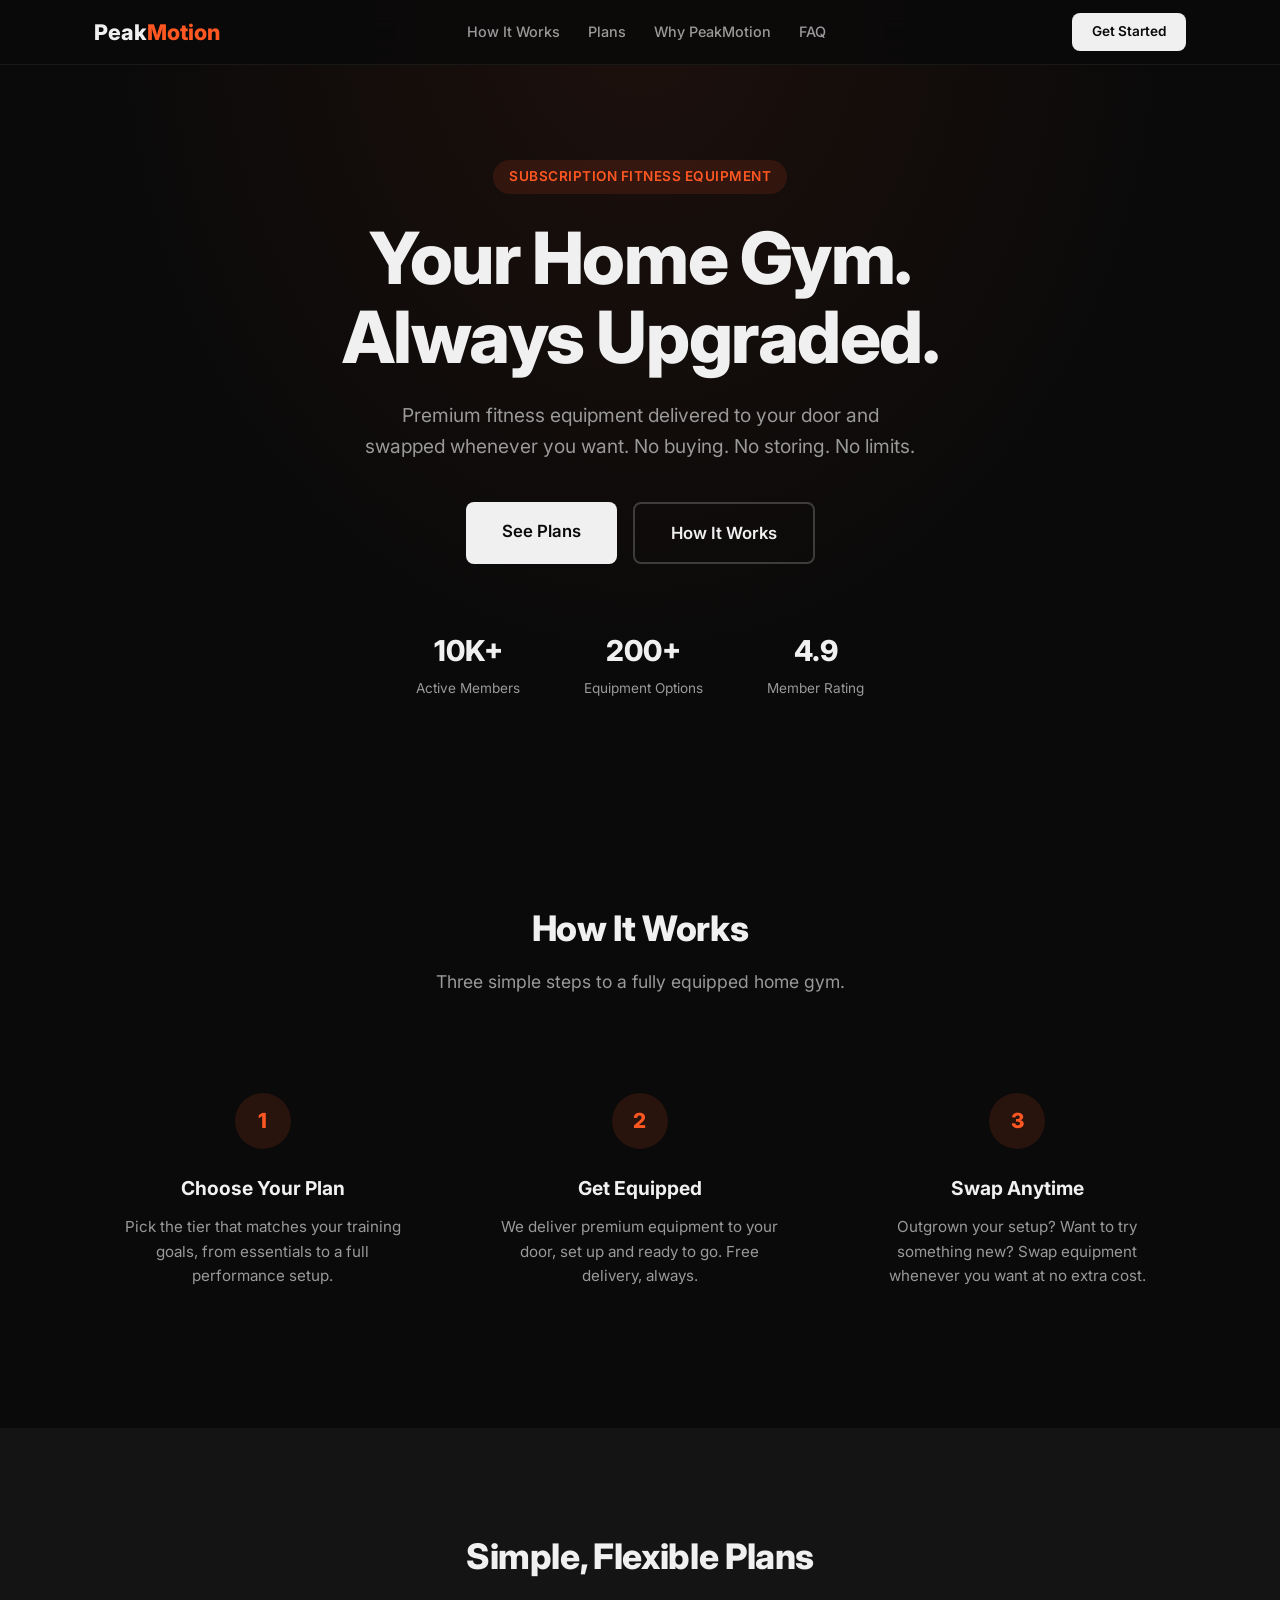
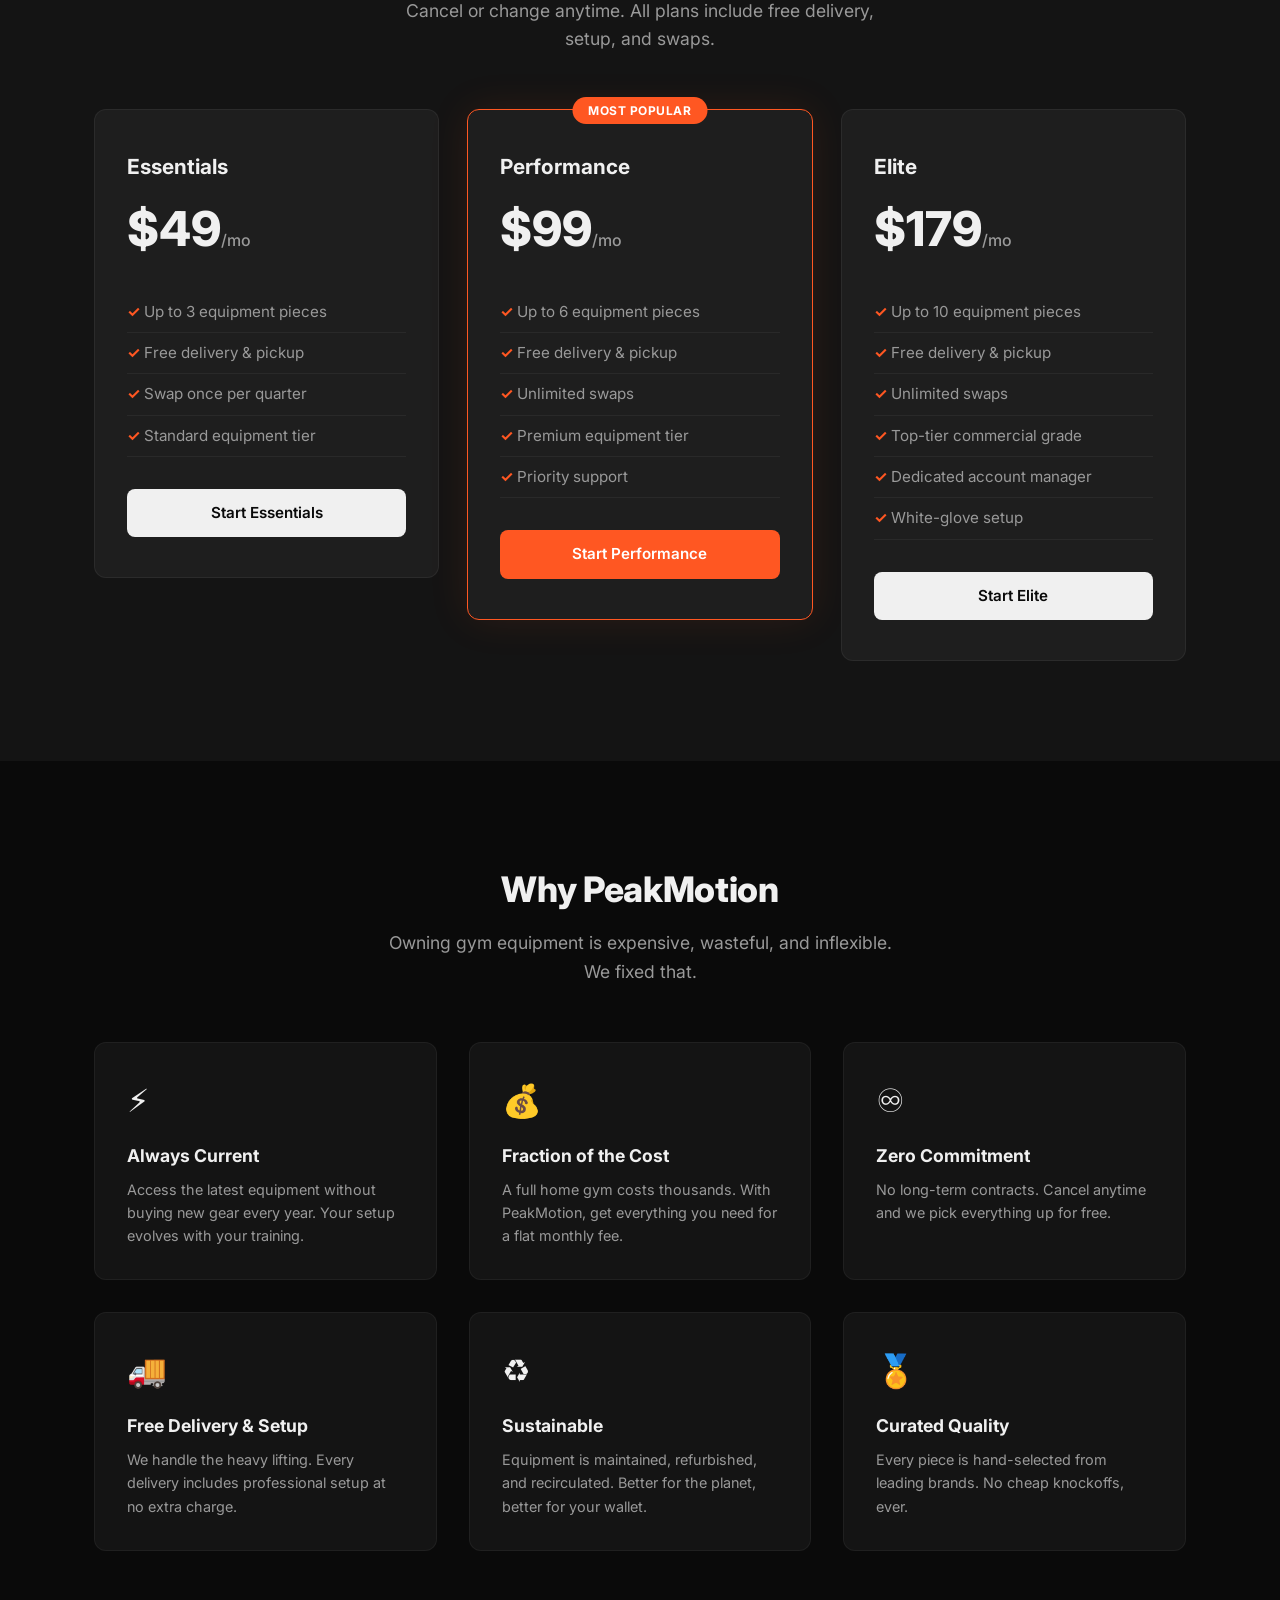
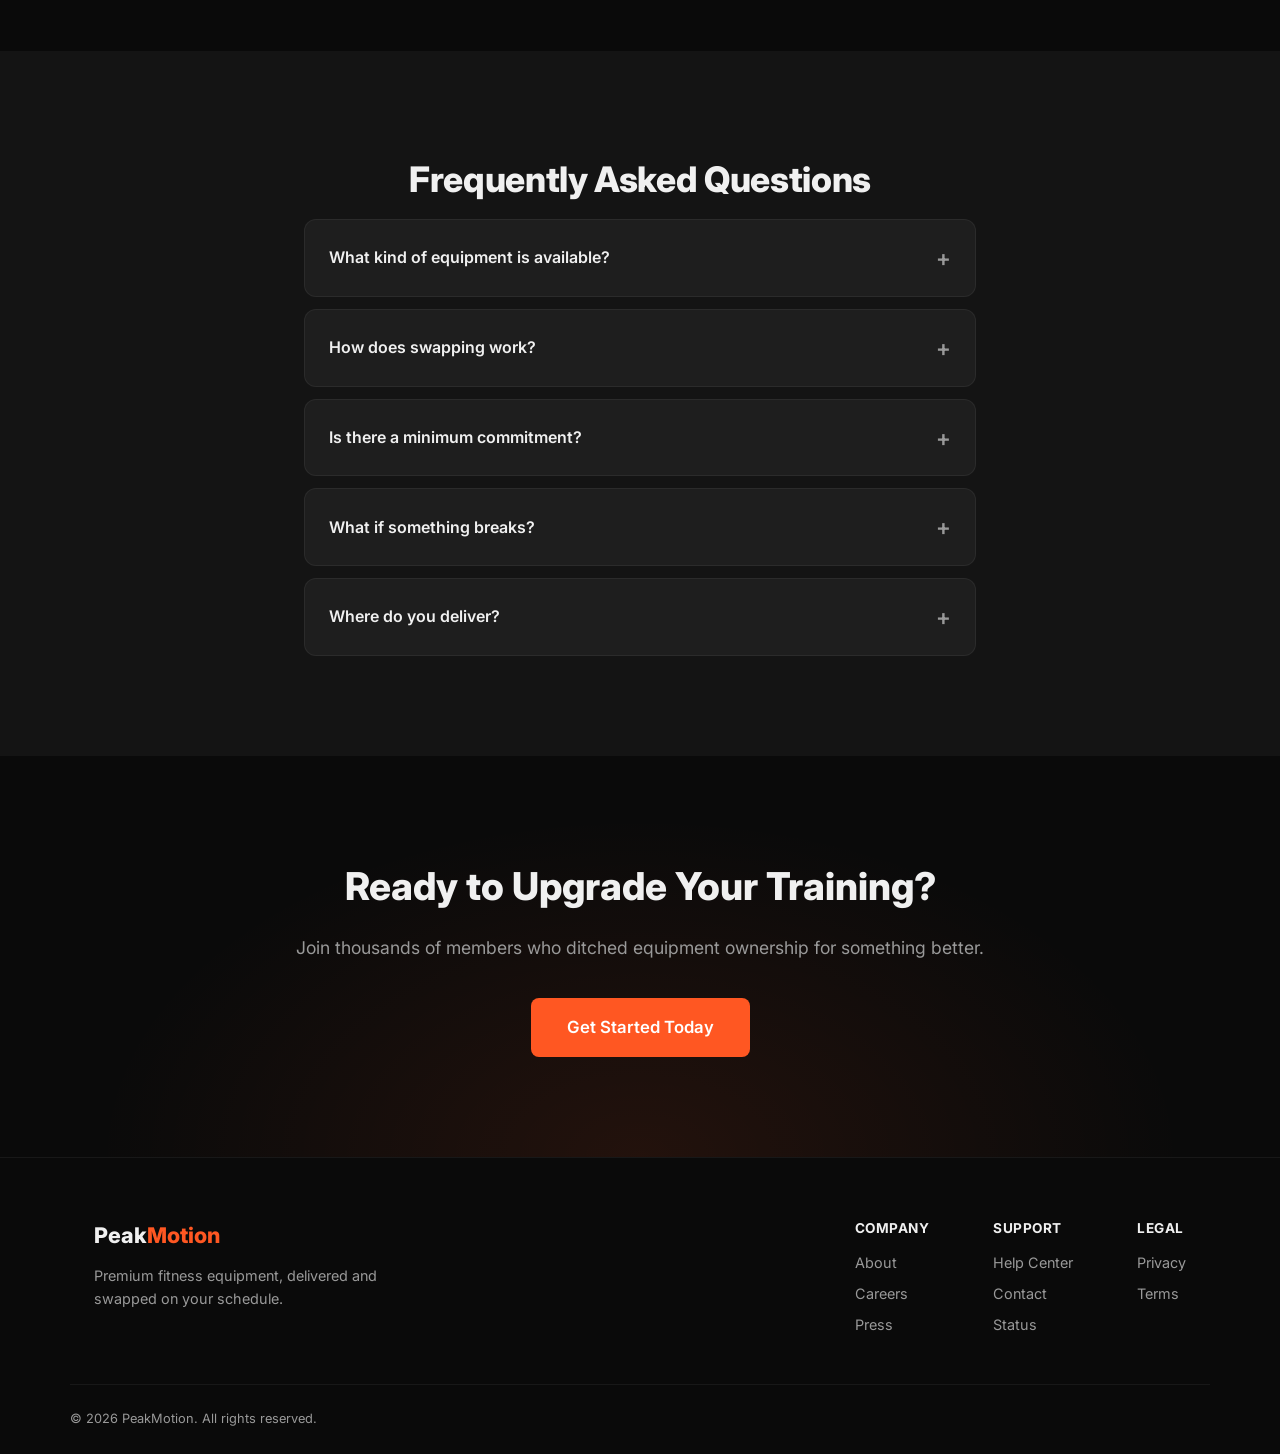
<file: index.html>
<!DOCTYPE html>
<html lang="en">
<head>
  <meta charset="UTF-8">
  <meta name="viewport" content="width=device-width, initial-scale=1.0">
  <title>PeakMotion — Premium Fitness Equipment, Delivered</title>
  <link rel="preconnect" href="https://fonts.googleapis.com">
  <link href="https://fonts.googleapis.com/css2?family=Inter:wght@400;500;600;700;800&display=swap" rel="stylesheet">
  <link rel="stylesheet" href="style.css">
</head>
<body>

  <nav class="nav">
    <div class="container nav-inner">
      <a href="#" class="logo">Peak<span>Motion</span></a>
      <ul class="nav-links">
        <li><a href="#how-it-works">How It Works</a></li>
        <li><a href="#plans">Plans</a></li>
        <li><a href="#why">Why PeakMotion</a></li>
        <li><a href="#faq">FAQ</a></li>
      </ul>
      <a href="#plans" class="btn btn-sm">Get Started</a>
      <button class="mobile-toggle" aria-label="Menu">&#9776;</button>
    </div>
  </nav>

  <header class="hero">
    <div class="container hero-inner">
      <p class="hero-tag">Subscription Fitness Equipment</p>
      <h1>Your Home Gym.<br>Always Upgraded.</h1>
      <p class="hero-sub">Premium fitness equipment delivered to your door and swapped whenever you want. No buying. No storing. No limits.</p>
      <div class="hero-actions">
        <a href="#plans" class="btn btn-lg">See Plans</a>
        <a href="#how-it-works" class="btn btn-lg btn-outline">How It Works</a>
      </div>
      <div class="hero-stats">
        <div><strong>10K+</strong><span>Active Members</span></div>
        <div><strong>200+</strong><span>Equipment Options</span></div>
        <div><strong>4.9</strong><span>Member Rating</span></div>
      </div>
    </div>
  </header>

  <section id="how-it-works" class="section">
    <div class="container">
      <h2 class="section-title">How It Works</h2>
      <p class="section-sub">Three simple steps to a fully equipped home gym.</p>
      <div class="steps">
        <div class="step">
          <div class="step-num">1</div>
          <h3>Choose Your Plan</h3>
          <p>Pick the tier that matches your training goals, from essentials to a full performance setup.</p>
        </div>
        <div class="step">
          <div class="step-num">2</div>
          <h3>Get Equipped</h3>
          <p>We deliver premium equipment to your door, set up and ready to go. Free delivery, always.</p>
        </div>
        <div class="step">
          <div class="step-num">3</div>
          <h3>Swap Anytime</h3>
          <p>Outgrown your setup? Want to try something new? Swap equipment whenever you want at no extra cost.</p>
        </div>
      </div>
    </div>
  </section>

  <section id="plans" class="section section-dark">
    <div class="container">
      <h2 class="section-title">Simple, Flexible Plans</h2>
      <p class="section-sub">Cancel or change anytime. All plans include free delivery, setup, and swaps.</p>
      <div class="plans-grid">
        <div class="plan-card">
          <h3>Essentials</h3>
          <div class="price">$49<span>/mo</span></div>
          <ul>
            <li>Up to 3 equipment pieces</li>
            <li>Free delivery &amp; pickup</li>
            <li>Swap once per quarter</li>
            <li>Standard equipment tier</li>
          </ul>
          <a href="#" class="btn btn-block">Start Essentials</a>
        </div>
        <div class="plan-card plan-featured">
          <div class="plan-badge">Most Popular</div>
          <h3>Performance</h3>
          <div class="price">$99<span>/mo</span></div>
          <ul>
            <li>Up to 6 equipment pieces</li>
            <li>Free delivery &amp; pickup</li>
            <li>Unlimited swaps</li>
            <li>Premium equipment tier</li>
            <li>Priority support</li>
          </ul>
          <a href="#" class="btn btn-accent btn-block">Start Performance</a>
        </div>
        <div class="plan-card">
          <h3>Elite</h3>
          <div class="price">$179<span>/mo</span></div>
          <ul>
            <li>Up to 10 equipment pieces</li>
            <li>Free delivery &amp; pickup</li>
            <li>Unlimited swaps</li>
            <li>Top-tier commercial grade</li>
            <li>Dedicated account manager</li>
            <li>White-glove setup</li>
          </ul>
          <a href="#" class="btn btn-block">Start Elite</a>
        </div>
      </div>
    </div>
  </section>

  <section id="why" class="section">
    <div class="container">
      <h2 class="section-title">Why PeakMotion</h2>
      <p class="section-sub">Owning gym equipment is expensive, wasteful, and inflexible. We fixed that.</p>
      <div class="features-grid">
        <div class="feature">
          <div class="feature-icon">&#9889;</div>
          <h3>Always Current</h3>
          <p>Access the latest equipment without buying new gear every year. Your setup evolves with your training.</p>
        </div>
        <div class="feature">
          <div class="feature-icon">&#128176;</div>
          <h3>Fraction of the Cost</h3>
          <p>A full home gym costs thousands. With PeakMotion, get everything you need for a flat monthly fee.</p>
        </div>
        <div class="feature">
          <div class="feature-icon">&#9854;</div>
          <h3>Zero Commitment</h3>
          <p>No long-term contracts. Cancel anytime and we pick everything up for free.</p>
        </div>
        <div class="feature">
          <div class="feature-icon">&#128666;</div>
          <h3>Free Delivery &amp; Setup</h3>
          <p>We handle the heavy lifting. Every delivery includes professional setup at no extra charge.</p>
        </div>
        <div class="feature">
          <div class="feature-icon">&#9851;</div>
          <h3>Sustainable</h3>
          <p>Equipment is maintained, refurbished, and recirculated. Better for the planet, better for your wallet.</p>
        </div>
        <div class="feature">
          <div class="feature-icon">&#127941;</div>
          <h3>Curated Quality</h3>
          <p>Every piece is hand-selected from leading brands. No cheap knockoffs, ever.</p>
        </div>
      </div>
    </div>
  </section>

  <section id="faq" class="section section-dark">
    <div class="container faq-container">
      <h2 class="section-title">Frequently Asked Questions</h2>
      <div class="faq-list">
        <details class="faq-item">
          <summary>What kind of equipment is available?</summary>
          <p>We carry everything from dumbbells and kettlebells to treadmills, rowing machines, squat racks, and more. Our catalog covers cardio, strength, mobility, and recovery.</p>
        </details>
        <details class="faq-item">
          <summary>How does swapping work?</summary>
          <p>Request a swap through your account. We schedule a pickup and delivery at the same time so you're never without equipment. Swaps are included in your plan.</p>
        </details>
        <details class="faq-item">
          <summary>Is there a minimum commitment?</summary>
          <p>No. All plans are month-to-month. Cancel anytime and we'll pick up your equipment within 5 business days at no cost.</p>
        </details>
        <details class="faq-item">
          <summary>What if something breaks?</summary>
          <p>Normal wear and tear is fully covered. We'll repair or replace any equipment that isn't performing at its best, free of charge.</p>
        </details>
        <details class="faq-item">
          <summary>Where do you deliver?</summary>
          <p>We currently serve major metro areas across the US. Enter your zip code when signing up to check availability in your area.</p>
        </details>
      </div>
    </div>
  </section>

  <section class="section cta-section">
    <div class="container cta-inner">
      <h2>Ready to Upgrade Your Training?</h2>
      <p>Join thousands of members who ditched equipment ownership for something better.</p>
      <a href="#plans" class="btn btn-lg btn-accent">Get Started Today</a>
    </div>
  </section>

  <footer class="footer">
    <div class="container footer-inner">
      <div class="footer-brand">
        <a href="#" class="logo">Peak<span>Motion</span></a>
        <p>Premium fitness equipment, delivered and swapped on your schedule.</p>
      </div>
      <div class="footer-links">
        <div>
          <h4>Company</h4>
          <a href="#">About</a>
          <a href="#">Careers</a>
          <a href="#">Press</a>
        </div>
        <div>
          <h4>Support</h4>
          <a href="#">Help Center</a>
          <a href="#">Contact</a>
          <a href="#">Status</a>
        </div>
        <div>
          <h4>Legal</h4>
          <a href="#">Privacy</a>
          <a href="#">Terms</a>
        </div>
      </div>
    </div>
    <div class="container footer-bottom">
      <p>&copy; 2026 PeakMotion. All rights reserved.</p>
    </div>
  </footer>

  <script>
    document.querySelector('.mobile-toggle').addEventListener('click', () => {
      document.querySelector('.nav-links').classList.toggle('open');
    });
  </script>
</body>
</html>
</file>
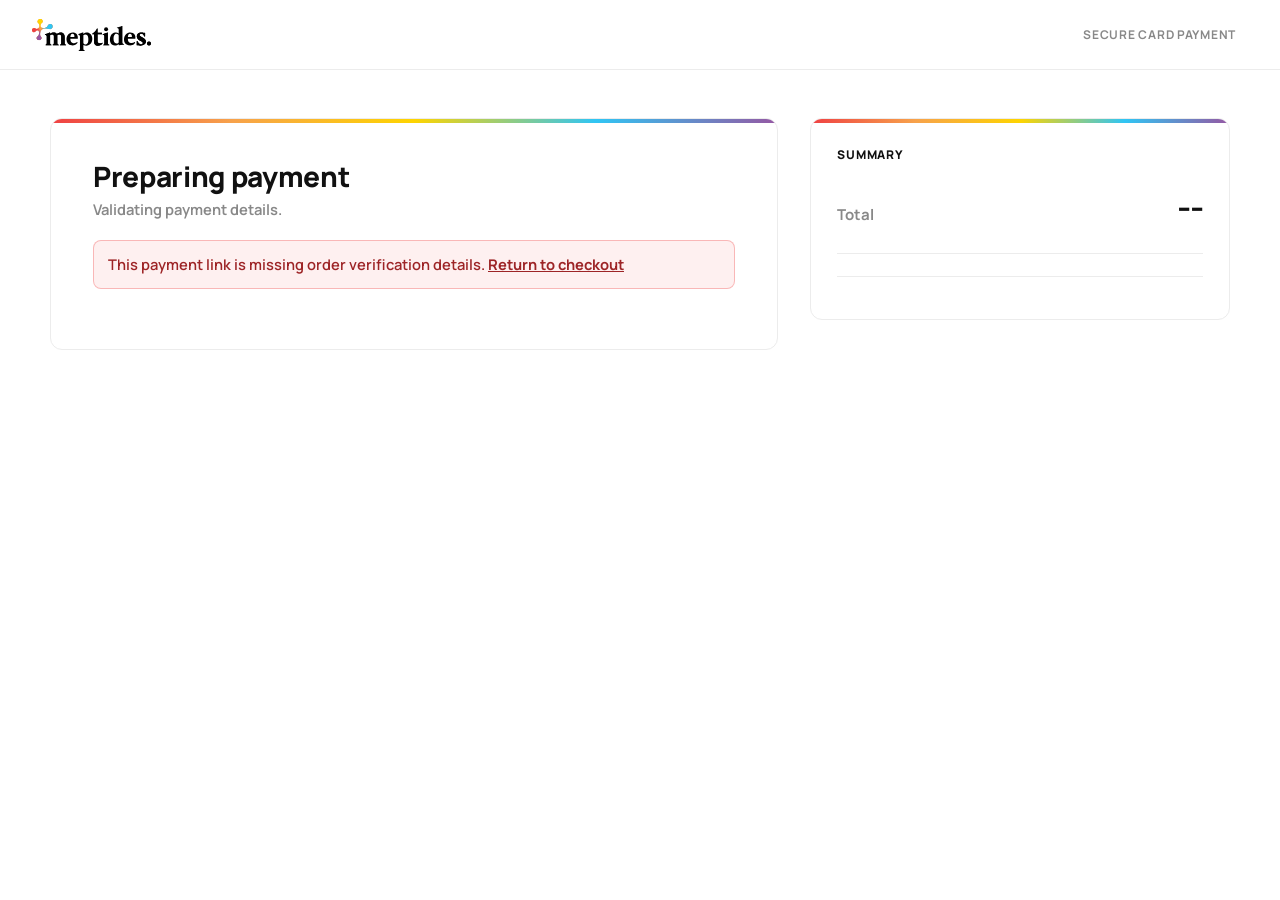
<file: payment/index.html>
<!DOCTYPE html>
<html lang="en">
<head>
  <meta charset="UTF-8">
  <meta name="viewport" content="width=device-width, initial-scale=1.0">
  <title>Meptides Secure Payment</title>
  <link rel="preconnect" href="https://fonts.googleapis.com">
  <link rel="preconnect" href="https://fonts.gstatic.com" crossorigin>
  <link href="https://fonts.googleapis.com/css2?family=Manrope:wght@400;500;600;700;800&display=swap" rel="stylesheet">
  <link rel="stylesheet" href="./payment.css?v=20260702a">
  <script src="https://js.stripe.com/v3/"></script>
</head>
<body>
  <header class="payment-header" aria-label="Meptides payment header">
    <a class="brand" href="https://meptides.com" aria-label="Return to meptides">
      <img class="brand-logo" src="./meptides-logo.svg" alt="meptides." height="34" />
    </a>
    <span class="secure-chip">Secure card payment</span>
  </header>

  <main class="payment-shell">
    <section class="checkout-panel">
      <div class="accent-line" aria-hidden="true"></div>

      <div class="order-block">
        <h1 id="orderTitle">Preparing payment</h1>
        <p id="orderMeta" class="muted">Validating payment details.</p>
      </div>

      <div id="statusBanner" class="status-banner" hidden></div>

      <form id="paymentForm" class="payment-form" hidden>
        <div id="paymentElement" class="payment-element"></div>
        <button id="submitButton" class="pay-button" type="submit">
          <span id="buttonText">Pay now</span>
        </button>
      </form>
    </section>

    <aside class="summary-panel">
      <div class="accent-line" aria-hidden="true"></div>
      <p class="eyebrow">Summary</p>
      <div class="summary-total">
        <span>Total</span>
        <strong id="summaryTotal">--</strong>
      </div>
      <div id="lineItems" class="line-items"></div>
      <dl id="orderDetails" class="order-details"></dl>
    </aside>
  </main>

  <script type="module" src="./payment.js?v=20260702a"></script>
</body>
</html>
</file>
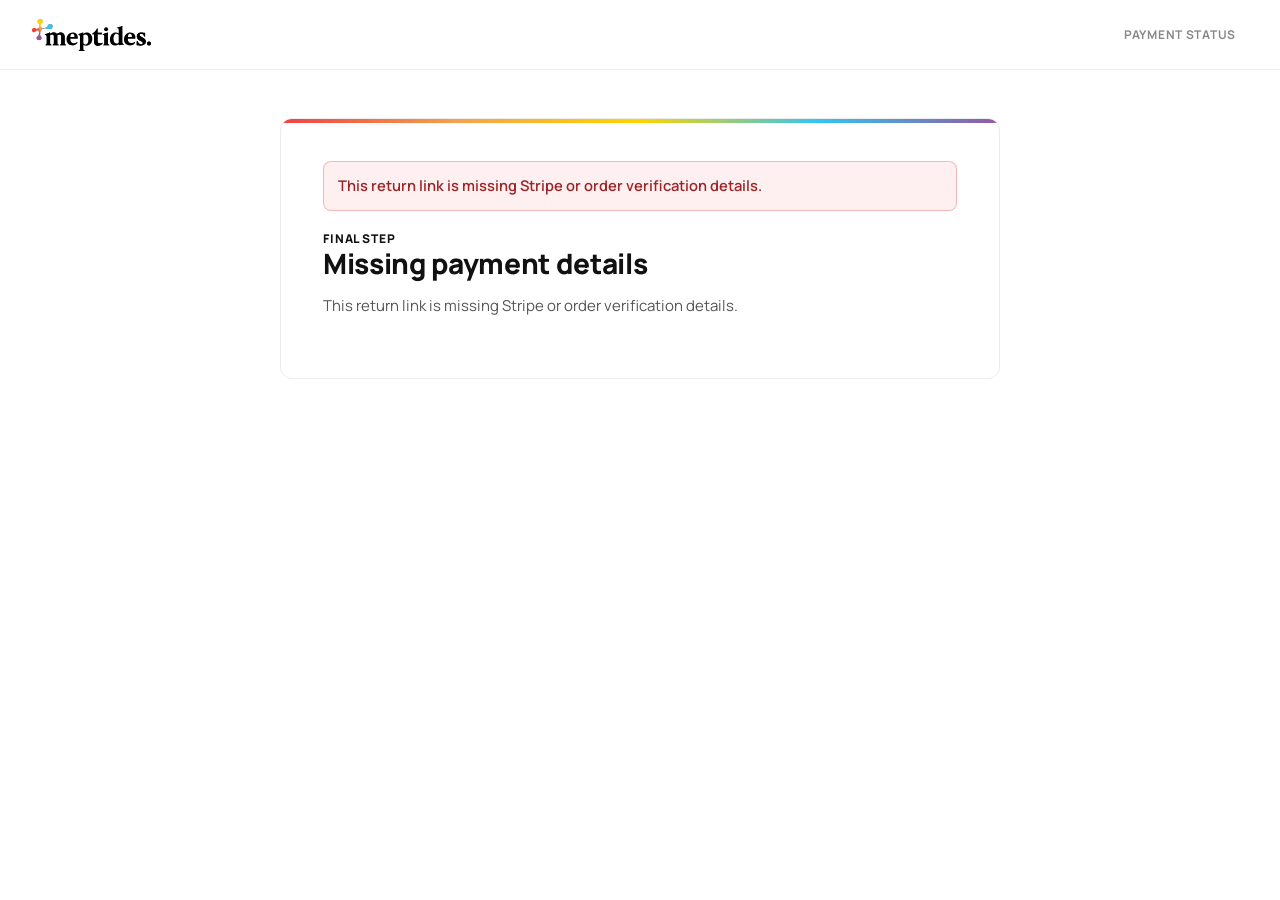
<file: payment/complete/index.html>
<!DOCTYPE html>
<html lang="en">
<head>
  <meta charset="UTF-8">
  <meta name="viewport" content="width=device-width, initial-scale=1.0">
  <title>Meptides Payment Complete</title>
  <link rel="preconnect" href="https://fonts.googleapis.com">
  <link rel="preconnect" href="https://fonts.gstatic.com" crossorigin>
  <link href="https://fonts.googleapis.com/css2?family=Manrope:wght@400;500;600;700;800&display=swap" rel="stylesheet">
  <link rel="stylesheet" href="../payment.css">
</head>
<body>
  <header class="payment-header" aria-label="Meptides payment header">
    <a class="brand" href="https://meptides.com" aria-label="Return to meptides">
      <img class="brand-logo" src="../meptides-logo.svg" alt="meptides." height="34" />
    </a>
    <span class="secure-chip">Payment status</span>
  </header>

  <main class="payment-shell single">
    <section class="checkout-panel">
      <div class="accent-line" aria-hidden="true"></div>
      <div id="statusBanner" class="status-banner">Confirming your payment with Stripe.</div>
      <div class="order-block">
        <p class="eyebrow"><span class="eyebrow-mark"></span>Final step</p>
        <h1 id="completeTitle">Almost done</h1>
        <p id="completeText" class="muted">Please keep this page open while the order is updated.</p>
      </div>
      <a id="returnLink" class="pay-button link-button" href="https://meptides.com" hidden>Return to Meptides</a>
    </section>
  </main>

  <script type="module" src="./complete.js"></script>
</body>
</html>
</file>
<file: style.css>
*,*::before,*::after{margin:0;padding:0;box-sizing:border-box}
:root{
  --bg:#0a0a0a;--surface:#141414;--surface2:#1e1e1e;
  --text:#f0f0f0;--muted:#999;--accent:#ff5722;--accent2:#ff7a50;
  --radius:12px;--max:1140px;
}
html{scroll-behavior:smooth}
body{font-family:'Inter',system-ui,sans-serif;background:var(--bg);color:var(--text);line-height:1.6;-webkit-font-smoothing:antialiased}

.container{max-width:var(--max);margin:0 auto;padding:0 24px}

/* NAV */
.nav{position:fixed;top:0;left:0;right:0;z-index:100;background:rgba(10,10,10,.85);backdrop-filter:blur(16px);border-bottom:1px solid rgba(255,255,255,.06)}
.nav-inner{display:flex;align-items:center;justify-content:space-between;height:64px}
.logo{font-weight:800;font-size:1.35rem;color:var(--text);text-decoration:none}
.logo span{color:var(--accent)}
.nav-links{display:flex;gap:28px;list-style:none}
.nav-links a{color:var(--muted);text-decoration:none;font-size:.9rem;font-weight:500;transition:color .2s}
.nav-links a:hover{color:var(--text)}
.mobile-toggle{display:none;background:none;border:none;color:var(--text);font-size:1.5rem;cursor:pointer}

/* BUTTONS */
.btn{display:inline-block;padding:12px 28px;border-radius:8px;font-weight:600;font-size:.95rem;text-decoration:none;transition:all .2s;cursor:pointer;border:none;text-align:center}
.btn-sm{padding:8px 20px;font-size:.85rem}
.btn-lg{padding:16px 36px;font-size:1.05rem}
.btn-block{display:block;width:100%}
.btn:not(.btn-outline):not(.btn-accent){background:var(--text);color:var(--bg)}
.btn:not(.btn-outline):not(.btn-accent):hover{background:#ddd}
.btn-outline{background:transparent;border:2px solid rgba(255,255,255,.2);color:var(--text)}
.btn-outline:hover{border-color:rgba(255,255,255,.5)}
.btn-accent{background:var(--accent);color:#fff}
.btn-accent:hover{background:var(--accent2)}

/* HERO */
.hero{padding:160px 0 100px;text-align:center;background:radial-gradient(ellipse at 50% 0%,rgba(255,87,34,.08) 0%,transparent 60%)}
.hero-tag{display:inline-block;padding:6px 16px;background:rgba(255,87,34,.12);color:var(--accent);border-radius:20px;font-size:.85rem;font-weight:600;margin-bottom:24px;letter-spacing:.5px;text-transform:uppercase}
.hero h1{font-size:clamp(2.5rem,6vw,4.5rem);font-weight:800;line-height:1.1;margin-bottom:24px;letter-spacing:-.02em}
.hero-sub{font-size:1.2rem;color:var(--muted);max-width:560px;margin:0 auto 40px}
.hero-actions{display:flex;gap:16px;justify-content:center;flex-wrap:wrap;margin-bottom:64px}
.hero-stats{display:flex;justify-content:center;gap:64px}
.hero-stats div{text-align:center}
.hero-stats strong{display:block;font-size:1.8rem;font-weight:800}
.hero-stats span{font-size:.85rem;color:var(--muted)}

/* SECTIONS */
.section{padding:100px 0}
.section-dark{background:var(--surface)}
.section-title{font-size:2.2rem;font-weight:800;text-align:center;margin-bottom:12px;letter-spacing:-.01em}
.section-sub{text-align:center;color:var(--muted);font-size:1.1rem;max-width:520px;margin:0 auto 56px}

/* STEPS */
.steps{display:grid;grid-template-columns:repeat(3,1fr);gap:40px}
.step{text-align:center;padding:40px 24px}
.step-num{width:56px;height:56px;border-radius:50%;background:rgba(255,87,34,.12);color:var(--accent);font-size:1.3rem;font-weight:800;display:flex;align-items:center;justify-content:center;margin:0 auto 24px}
.step h3{font-size:1.2rem;margin-bottom:12px;font-weight:700}
.step p{color:var(--muted);font-size:.95rem}

/* PLANS */
.plans-grid{display:grid;grid-template-columns:repeat(3,1fr);gap:28px;align-items:start}
.plan-card{background:var(--surface2);border:1px solid rgba(255,255,255,.06);border-radius:var(--radius);padding:40px 32px;position:relative}
.plan-featured{border-color:var(--accent);box-shadow:0 0 40px rgba(255,87,34,.1)}
.plan-badge{position:absolute;top:-13px;left:50%;transform:translateX(-50%);background:var(--accent);color:#fff;padding:4px 16px;border-radius:20px;font-size:.75rem;font-weight:700;text-transform:uppercase;letter-spacing:.5px}
.plan-card h3{font-size:1.3rem;font-weight:700;margin-bottom:8px}
.price{font-size:3rem;font-weight:800;margin-bottom:24px}
.price span{font-size:1rem;font-weight:500;color:var(--muted)}
.plan-card ul{list-style:none;margin-bottom:32px}
.plan-card li{padding:8px 0;border-bottom:1px solid rgba(255,255,255,.05);font-size:.95rem;color:var(--muted)}
.plan-card li::before{content:"✓ ";color:var(--accent);font-weight:700}

/* FEATURES */
.features-grid{display:grid;grid-template-columns:repeat(3,1fr);gap:32px}
.feature{padding:32px;background:var(--surface);border:1px solid rgba(255,255,255,.05);border-radius:var(--radius);transition:border-color .2s}
.feature:hover{border-color:rgba(255,87,34,.3)}
.feature-icon{font-size:2rem;margin-bottom:16px}
.feature h3{font-size:1.1rem;font-weight:700;margin-bottom:8px}
.feature p{color:var(--muted);font-size:.9rem}

/* FAQ */
.faq-container{max-width:720px}
.faq-list{display:flex;flex-direction:column;gap:12px}
.faq-item{background:var(--surface2);border:1px solid rgba(255,255,255,.06);border-radius:var(--radius);overflow:hidden}
.faq-item summary{padding:20px 24px;font-weight:600;cursor:pointer;list-style:none;display:flex;justify-content:space-between;align-items:center;font-size:1rem}
.faq-item summary::after{content:"+";font-size:1.4rem;color:var(--muted);transition:transform .2s}
.faq-item[open] summary::after{transform:rotate(45deg);color:var(--accent)}
.faq-item p{padding:0 24px 20px;color:var(--muted);font-size:.95rem;line-height:1.7}

/* CTA */
.cta-section{background:radial-gradient(ellipse at 50% 100%,rgba(255,87,34,.1) 0%,transparent 60%)}
.cta-inner{text-align:center}
.cta-inner h2{font-size:2.4rem;font-weight:800;margin-bottom:16px}
.cta-inner p{color:var(--muted);font-size:1.1rem;margin-bottom:36px}

/* FOOTER */
.footer{border-top:1px solid rgba(255,255,255,.06);padding:60px 0 0}
.footer-inner{display:flex;justify-content:space-between;gap:48px;flex-wrap:wrap}
.footer-brand{max-width:300px}
.footer-brand p{color:var(--muted);font-size:.9rem;margin-top:12px}
.footer-links{display:flex;gap:64px}
.footer-links div{display:flex;flex-direction:column;gap:8px}
.footer-links h4{font-weight:700;font-size:.85rem;text-transform:uppercase;letter-spacing:.5px;margin-bottom:4px;color:var(--text)}
.footer-links a{color:var(--muted);text-decoration:none;font-size:.9rem;transition:color .2s}
.footer-links a:hover{color:var(--text)}
.footer-bottom{padding:24px 0;margin-top:48px;border-top:1px solid rgba(255,255,255,.06)}
.footer-bottom p{color:var(--muted);font-size:.8rem}

/* RESPONSIVE */
@media(max-width:768px){
  .nav-links{display:none;position:absolute;top:64px;left:0;right:0;flex-direction:column;background:var(--bg);padding:24px;gap:16px;border-bottom:1px solid rgba(255,255,255,.06)}
  .nav-links.open{display:flex}
  .nav .btn-sm{display:none}
  .mobile-toggle{display:block}
  .steps,.plans-grid,.features-grid{grid-template-columns:1fr}
  .hero-stats{gap:32px}
  .footer-links{gap:32px}
  .hero h1{font-size:2.4rem}
}
</file>
<file: payment/payment.css>
:root {
  --bg: #ffffff;
  --bg-2: #fafaf8;
  --surface: #f6f6f4;
  --border: #ececec;
  --border-hot: #dadada;
  --text: #111111;
  --text-2: #555555;
  --text-3: #888888;
  --text-4: #aaaaaa;
  --red: #ef4143;
  --orange: #f7a24b;
  --yellow: #fed401;
  --cyan: #30c5f4;
  --purple: #9558a3;
  --green: #1fa363;
  --gradient-bar: linear-gradient(90deg, #ef4143, #f7a24b, #fed401, #30c5f4, #9558a3);
  --radius-1: 8px;
  --radius-2: 12px;
  --radius-3: 16px;
  --radius-pill: 100px;
  --shadow-card: 0 14px 30px -18px rgba(17, 17, 17, 0.22);
  --shadow-pop: 0 24px 48px -16px rgba(17, 17, 17, 0.2);
}

* {
  box-sizing: border-box;
}

[hidden] {
  display: none !important;
}

body {
  min-height: 100vh;
  margin: 0;
  background: var(--bg);
  color: var(--text);
  font-family: Manrope, system-ui, -apple-system, BlinkMacSystemFont, "Segoe UI", sans-serif;
  font-size: 15px;
  line-height: 1.6;
  -webkit-font-smoothing: antialiased;
  text-rendering: optimizeLegibility;
  overflow-x: hidden;
}

a {
  color: inherit;
  text-decoration: none;
}

.payment-header {
  position: sticky;
  top: 0;
  z-index: 10;
  min-height: 70px;
  padding: 16px 32px;
  display: flex;
  align-items: center;
  justify-content: space-between;
  gap: 24px;
  background: rgba(255, 255, 255, 0.94);
  border-bottom: 1px solid var(--border);
  backdrop-filter: blur(10px);
  -webkit-backdrop-filter: blur(10px);
}

.brand {
  display: inline-flex;
  align-items: center;
}

.brand-logo {
  height: 32px;
  width: auto;
  display: block;
}

.secure-chip {
  display: inline-flex;
  align-items: center;
  min-height: 32px;
  padding: 7px 12px;
  border: 0;
  border-radius: var(--radius-pill);
  color: var(--text-3);
  background: #fff;
  font-size: 12px;
  font-weight: 700;
  letter-spacing: 0.06em;
  text-transform: uppercase;
  white-space: nowrap;
}

.payment-shell {
  width: calc(100% - 40px);
  max-width: 1180px;
  margin: 0 auto;
  padding: 48px 0;
  display: grid;
  grid-template-columns: minmax(0, 1fr) minmax(320px, 420px);
  gap: 32px;
  align-items: start;
}

.payment-shell.single {
  grid-template-columns: minmax(0, 720px);
  justify-content: center;
}

.checkout-panel,
.summary-panel {
  position: relative;
  overflow: hidden;
  min-width: 0;
  border: 1px solid var(--border);
  border-radius: var(--radius-2);
  background: #fff;
  box-shadow: none;
}

.checkout-panel {
  padding: clamp(24px, 4vw, 42px);
}

.summary-panel {
  align-self: start;
  padding: 26px;
}

.accent-line {
  position: absolute;
  top: 0;
  left: 0;
  right: 0;
  height: 4px;
  background: var(--gradient-bar);
}

.eyebrow {
  display: block;
  margin: 0;
  color: var(--text);
  font-size: 12px;
  font-weight: 800;
  text-transform: uppercase;
  letter-spacing: 0.07em;
}

.order-block {
  margin-bottom: 18px;
}

.order-block h1 {
  max-width: 640px;
  margin: 0 0 6px;
  font-size: clamp(22px, 2.35vw, 28px);
  line-height: 1.12;
  letter-spacing: -0.012em;
  font-weight: 800;
  overflow-wrap: break-word;
}

#orderMeta {
  margin: 0;
  color: var(--text-3);
  font-size: 0.92rem;
  font-weight: 650;
}

.muted,
.summary-note span {
  color: var(--text-2);
  overflow-wrap: anywhere;
}

.status-banner {
  margin: 0 0 18px;
  padding: 12px 14px;
  border: 1px solid rgba(48, 197, 244, 0.26);
  border-radius: var(--radius-1);
  background: rgba(48, 197, 244, 0.06);
  color: #126b85;
  font-size: 0.92rem;
  font-weight: 600;
  overflow-wrap: anywhere;
}

.status-banner a {
  color: inherit;
  text-decoration: underline;
  font-weight: 700;
}

.status-banner.error {
  border-color: rgba(239, 65, 67, 0.32);
  background: rgba(239, 65, 67, 0.08);
  color: #9d2426;
}

.status-banner.success {
  border-color: rgba(31, 163, 99, 0.3);
  background: rgba(31, 163, 99, 0.08);
  color: var(--green);
}

.payment-form {
  display: grid;
  gap: 14px;
}

.payment-element {
  padding: 0;
  border: 0;
  background: transparent;
}

.pay-button {
  width: 100%;
  min-height: 52px;
  border: 1px solid var(--text);
  border-radius: var(--radius-pill);
  background: var(--text);
  color: #fff;
  font-family: inherit;
  font-weight: 800;
  font-size: 1rem;
  cursor: pointer;
  text-align: center;
  display: inline-flex;
  align-items: center;
  justify-content: center;
  transition: transform 0.16s ease, background 0.18s ease, opacity 0.18s ease;
}

.pay-button:hover {
  background: #000;
}

.pay-button:active:not(:disabled) {
  transform: translateY(1px) scale(0.99);
}

.pay-button:disabled {
  cursor: wait;
  opacity: 0.72;
}

.link-button {
  max-width: 260px;
}

.summary-total {
  margin: 16px 0 18px;
  padding: 0 0 18px;
  border-bottom: 1px solid var(--border);
  display: flex;
  justify-content: space-between;
  gap: 24px;
  align-items: baseline;
}

.summary-total span {
  color: var(--text-3);
  font-weight: 700;
}

.summary-total strong {
  font-size: clamp(26px, 3vw, 34px);
  letter-spacing: -0.03em;
}

.line-items {
  display: grid;
  gap: 4px;
}

.line-item {
  display: grid;
  grid-template-columns: minmax(0, 1fr) auto;
  gap: 16px;
  align-items: start;
  padding: 12px 0;
  border-bottom: 1px solid var(--border);
  color: var(--text-2);
  font-size: 0.92rem;
}

.line-item:last-child {
  border-bottom: 0;
}

.line-item strong {
  color: var(--text);
  font-size: 0.96rem;
  overflow-wrap: anywhere;
}

.summary-note {
  margin-top: 20px;
  padding: 0;
  border: 1px solid var(--border);
  border-width: 1px 0 0;
  border-radius: 0;
  background: transparent;
  display: grid;
  gap: 6px;
  padding-top: 16px;
}

.summary-note strong {
  font-size: 0.96rem;
}

.order-details {
  margin: 4px 0 0;
  padding: 16px 0 0;
  border-top: 1px solid var(--border);
  display: grid;
  grid-template-columns: 84px 1fr;
  gap: 9px 14px;
  font-size: 0.9rem;
}

.order-details dt {
  color: var(--text-3);
  font-weight: 700;
}

.order-details dd {
  margin: 0;
  color: var(--text);
  white-space: pre-line;
  overflow-wrap: anywhere;
}

@media (max-width: 860px) {
  .payment-header {
    padding: 14px 18px;
  }

  .secure-chip {
    display: none;
  }

  .payment-shell {
    width: calc(100% - 28px);
    max-width: 720px;
    grid-template-columns: 1fr;
    gap: 14px;
    padding: 22px 0 30px;
  }

  .checkout-panel,
  .summary-panel {
    border-radius: var(--radius-2);
  }

  .checkout-panel,
  .summary-panel {
    padding: 18px;
  }

  .order-block h1 {
    font-size: clamp(24px, 6.4vw, 28px);
    letter-spacing: -0.018em;
    line-height: 1.1;
  }

  .status-banner {
    margin-bottom: 18px;
    padding: 11px 12px;
    font-size: 0.88rem;
  }

  .pay-button {
    min-height: 50px;
    font-size: 0.96rem;
  }

  .summary-total {
    margin: 14px 0 14px;
    padding-bottom: 14px;
  }

  .summary-total strong {
    font-size: clamp(26px, 7.5vw, 30px);
  }

  .line-item {
    grid-template-columns: minmax(0, 1fr) auto;
    gap: 12px;
  }

  .order-details {
    grid-template-columns: 84px minmax(0, 1fr);
    gap: 8px 12px;
  }
}

@media (max-width: 420px) {
  .payment-shell {
    width: calc(100% - 20px);
  }

  .checkout-panel,
  .summary-panel {
    padding: 16px;
  }
}
</file>
